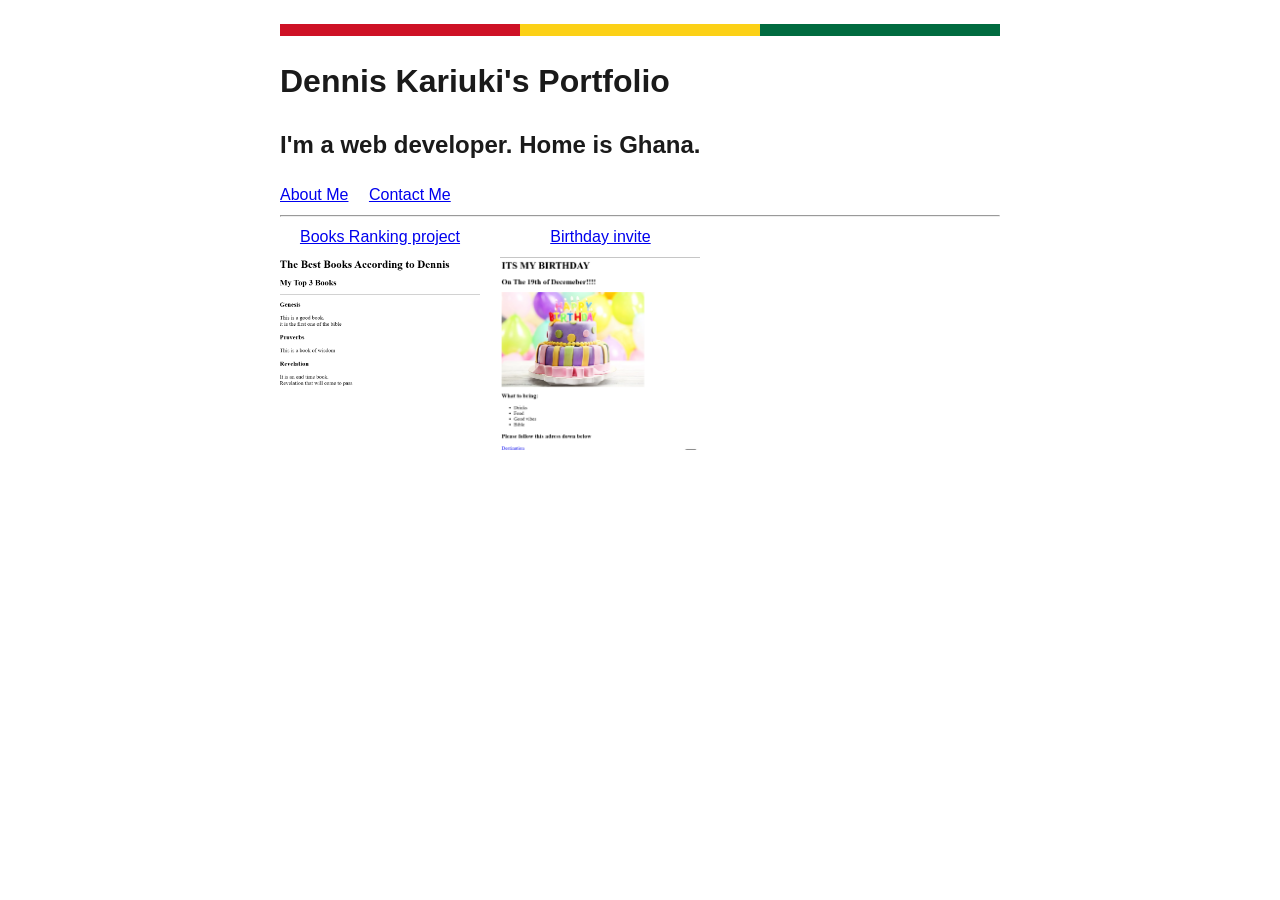
<file: index.html>
<!DOCTYPE html>
<html lang="en">
<head>
    <meta charset="UTF-8">
    <meta name="viewport" content="width=device-width, initial-scale=1.0">
    <title>Dennis Kariuki | Home in Ghana</title>
    <link rel="stylesheet" href="./styles.css">
</head>
<body>
    <div class="ghana-bar" aria-hidden="true">
        <span class="red"></span>
        <span class="gold"></span>
        <span class="green"></span>
    </div>

    <h1>Dennis Kariuki's Portfolio</h1>
    <h2>I'm a web developer. Home is Ghana.</h2>
    <nav>
        <a href="./public/about.html">About Me</a>
        <a href="./public/contact.html">Contact Me</a>
    </nav>
    <hr>

    <div class="projects">
        <a href="./assets/images/Best Books.png">
            Books Ranking project
            <img src="./assets/images/Best Books.png" alt="Best Books list" width="200">
        </a>
        <a href="./assets/images/Birthday invite.png">
            Birthday invite
            <img src="./assets/images/Birthday invite.png" alt="Birthday invitation" width="200">
        </a>
    </div>
</body>
</html>
</file>
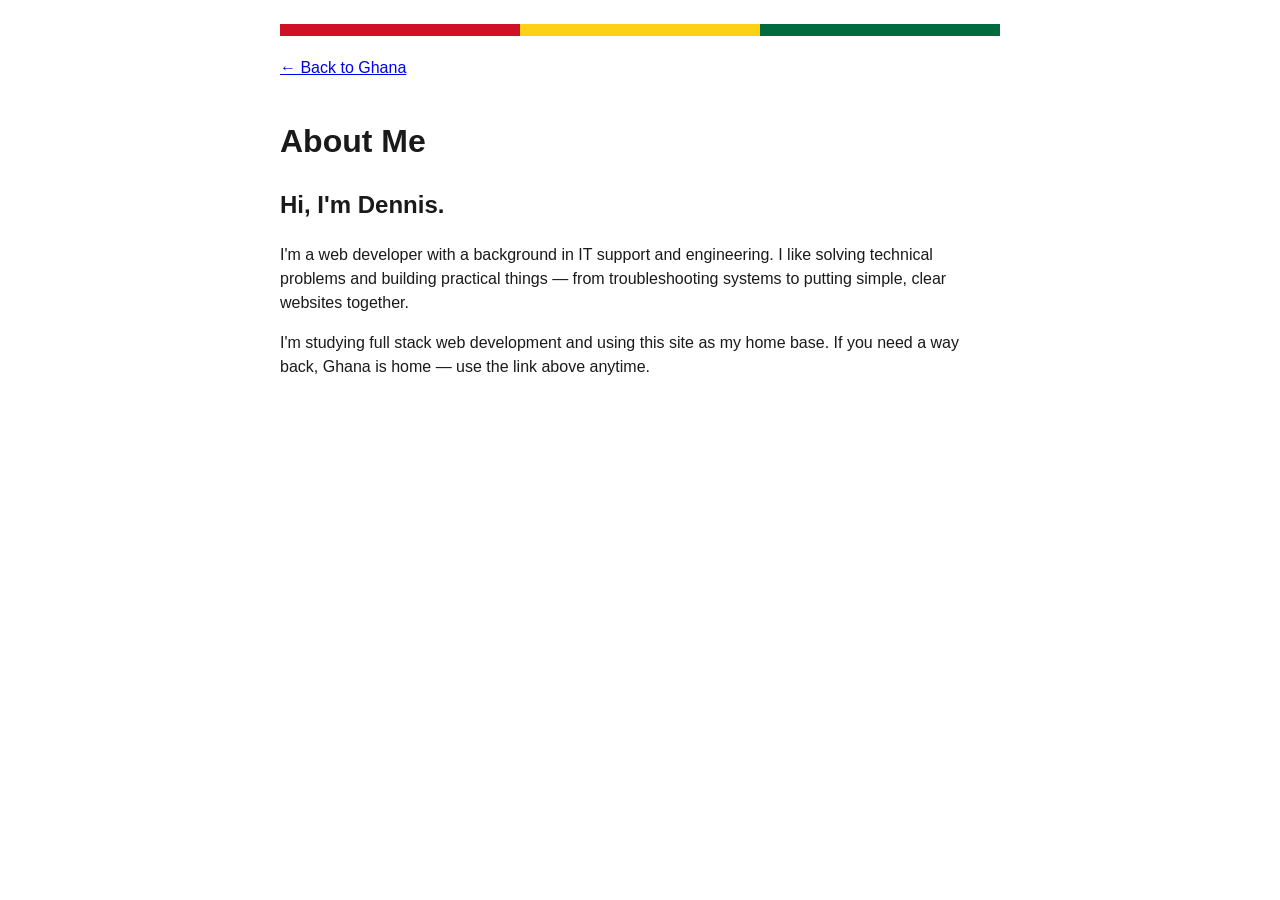
<file: about.html>
<!DOCTYPE html>
<html lang="en">
<head>
    <meta charset="UTF-8">
    <meta name="viewport" content="width=device-width, initial-scale=1.0">
    <title>About Me | Dennis Kariuki</title>
    <link rel="stylesheet" href="./styles.css">
</head>
<body>
    <div class="ghana-bar" aria-hidden="true">
        <span class="red"></span>
        <span class="gold"></span>
        <span class="green"></span>
    </div>

    <a class="back-link" href="./index.html">← Back to Ghana</a>
    <h1>About Me</h1>
    <h2>Hi, I'm Dennis.</h2>
    <p>
        I'm a web developer with a background in IT support and engineering.
        I like solving technical problems and building practical things — from
        troubleshooting systems to putting simple, clear websites together.
    </p>
    <p>
        I'm studying full stack web development and using this site as my home
        base. If you need a way back, Ghana is home — use the link above anytime.
    </p>
</body>
</html>
</file>
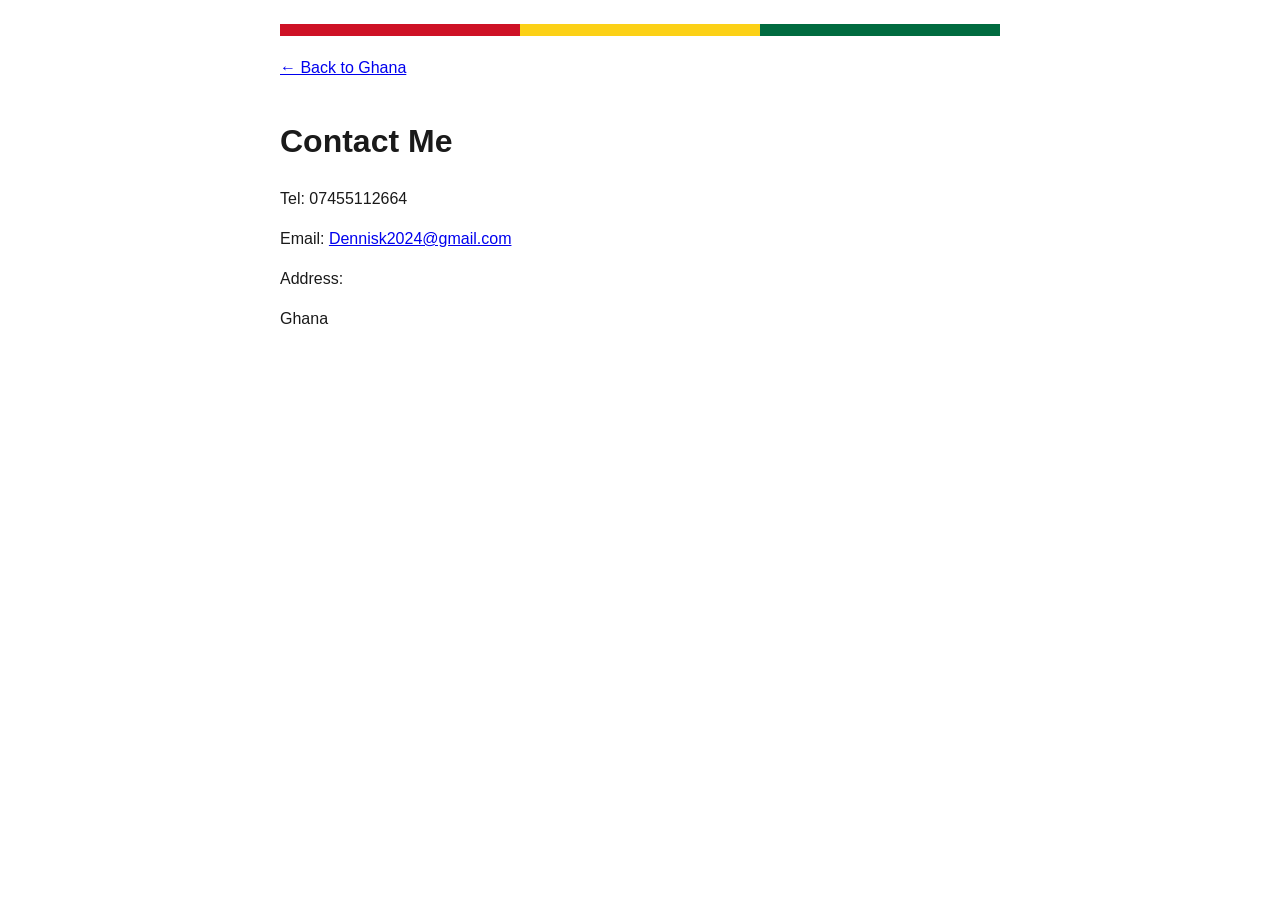
<file: contact.html>
<!DOCTYPE html>
<html lang="en">
<head>
    <meta charset="UTF-8">
    <meta name="viewport" content="width=device-width, initial-scale=1.0">
    <title>Contact Me | Dennis Kariuki</title>
    <link rel="stylesheet" href="./styles.css">
</head>
<body>
    <div class="ghana-bar" aria-hidden="true">
        <span class="red"></span>
        <span class="gold"></span>
        <span class="green"></span>
    </div>

    <a class="back-link" href="./index.html">← Back to Ghana</a>
    <h1>Contact Me</h1>
    <p>Tel: 07455112664</p>
    <p>Email: <a href="mailto:Dennisk2024@gmail.com">Dennisk2024@gmail.com</a></p>
    <p>Address:</p>
    <p>
        Ghana
    </p>
</body>
</html>
</file>
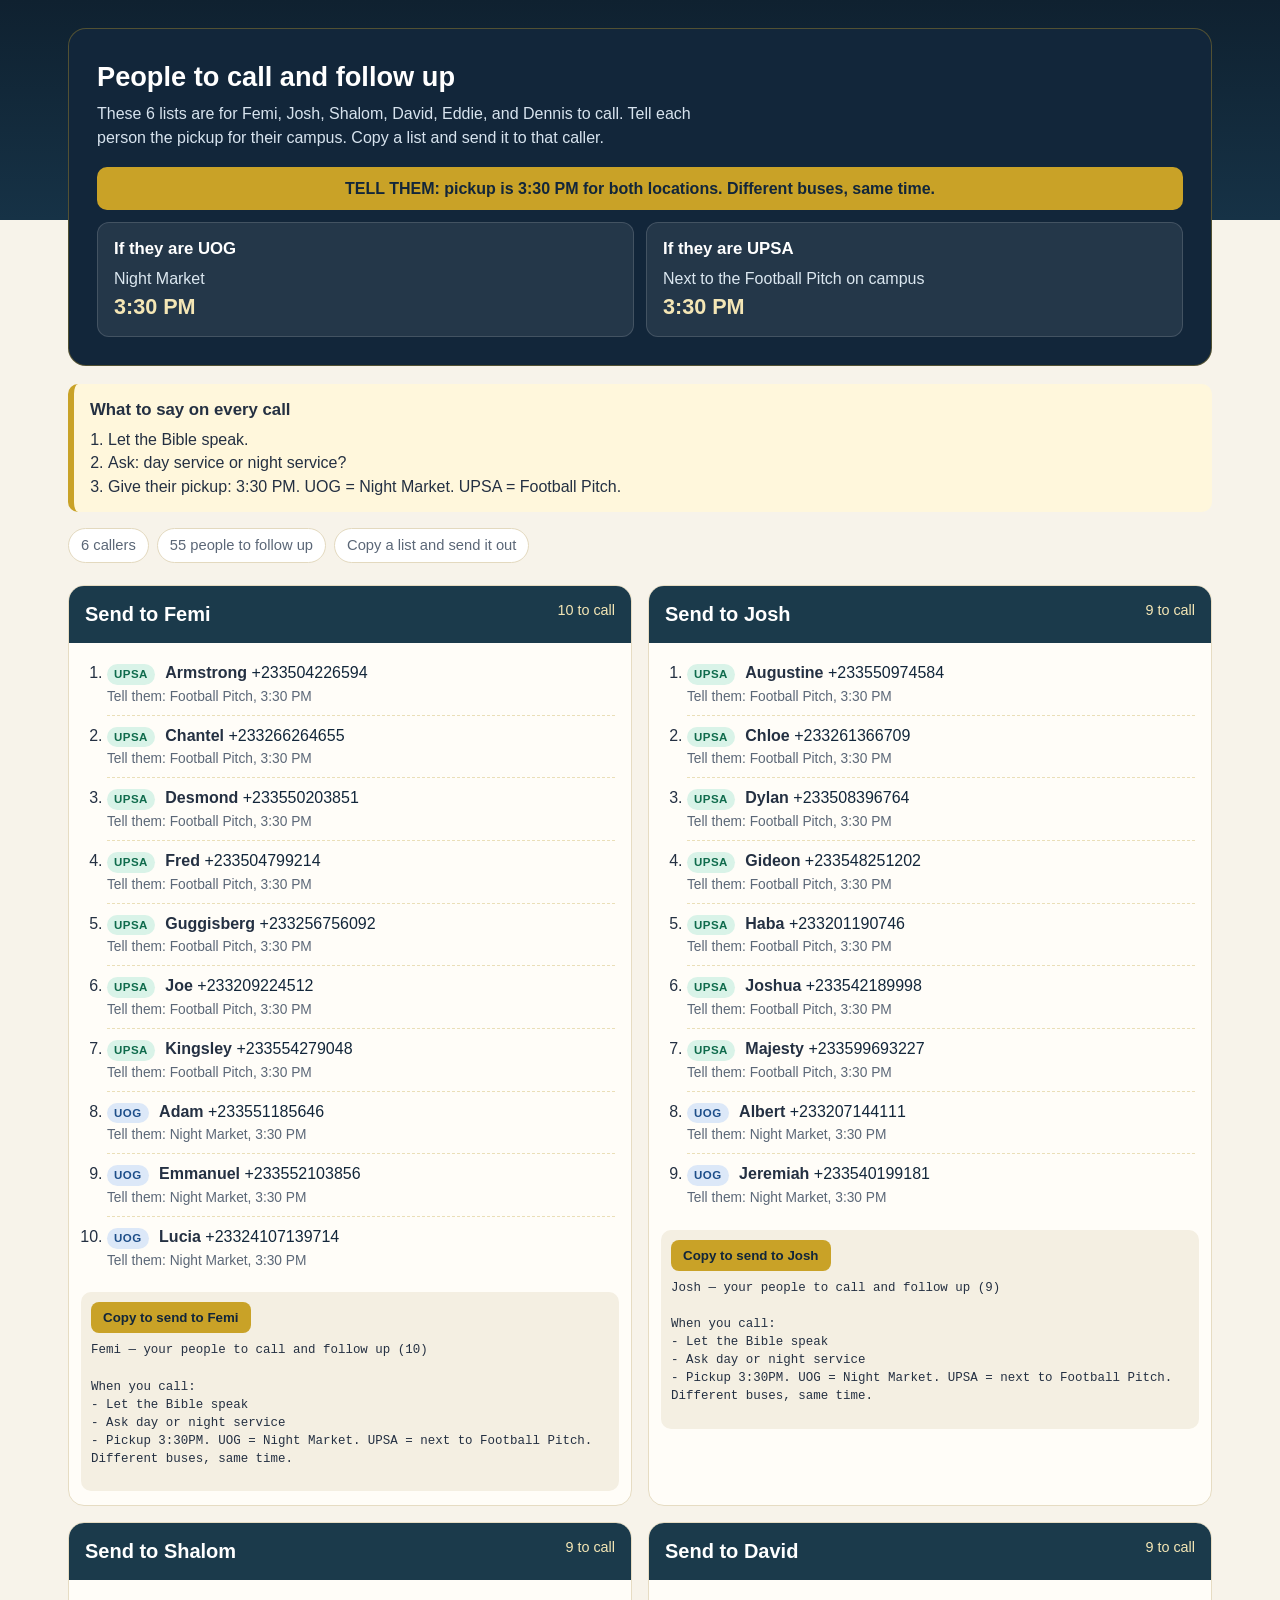
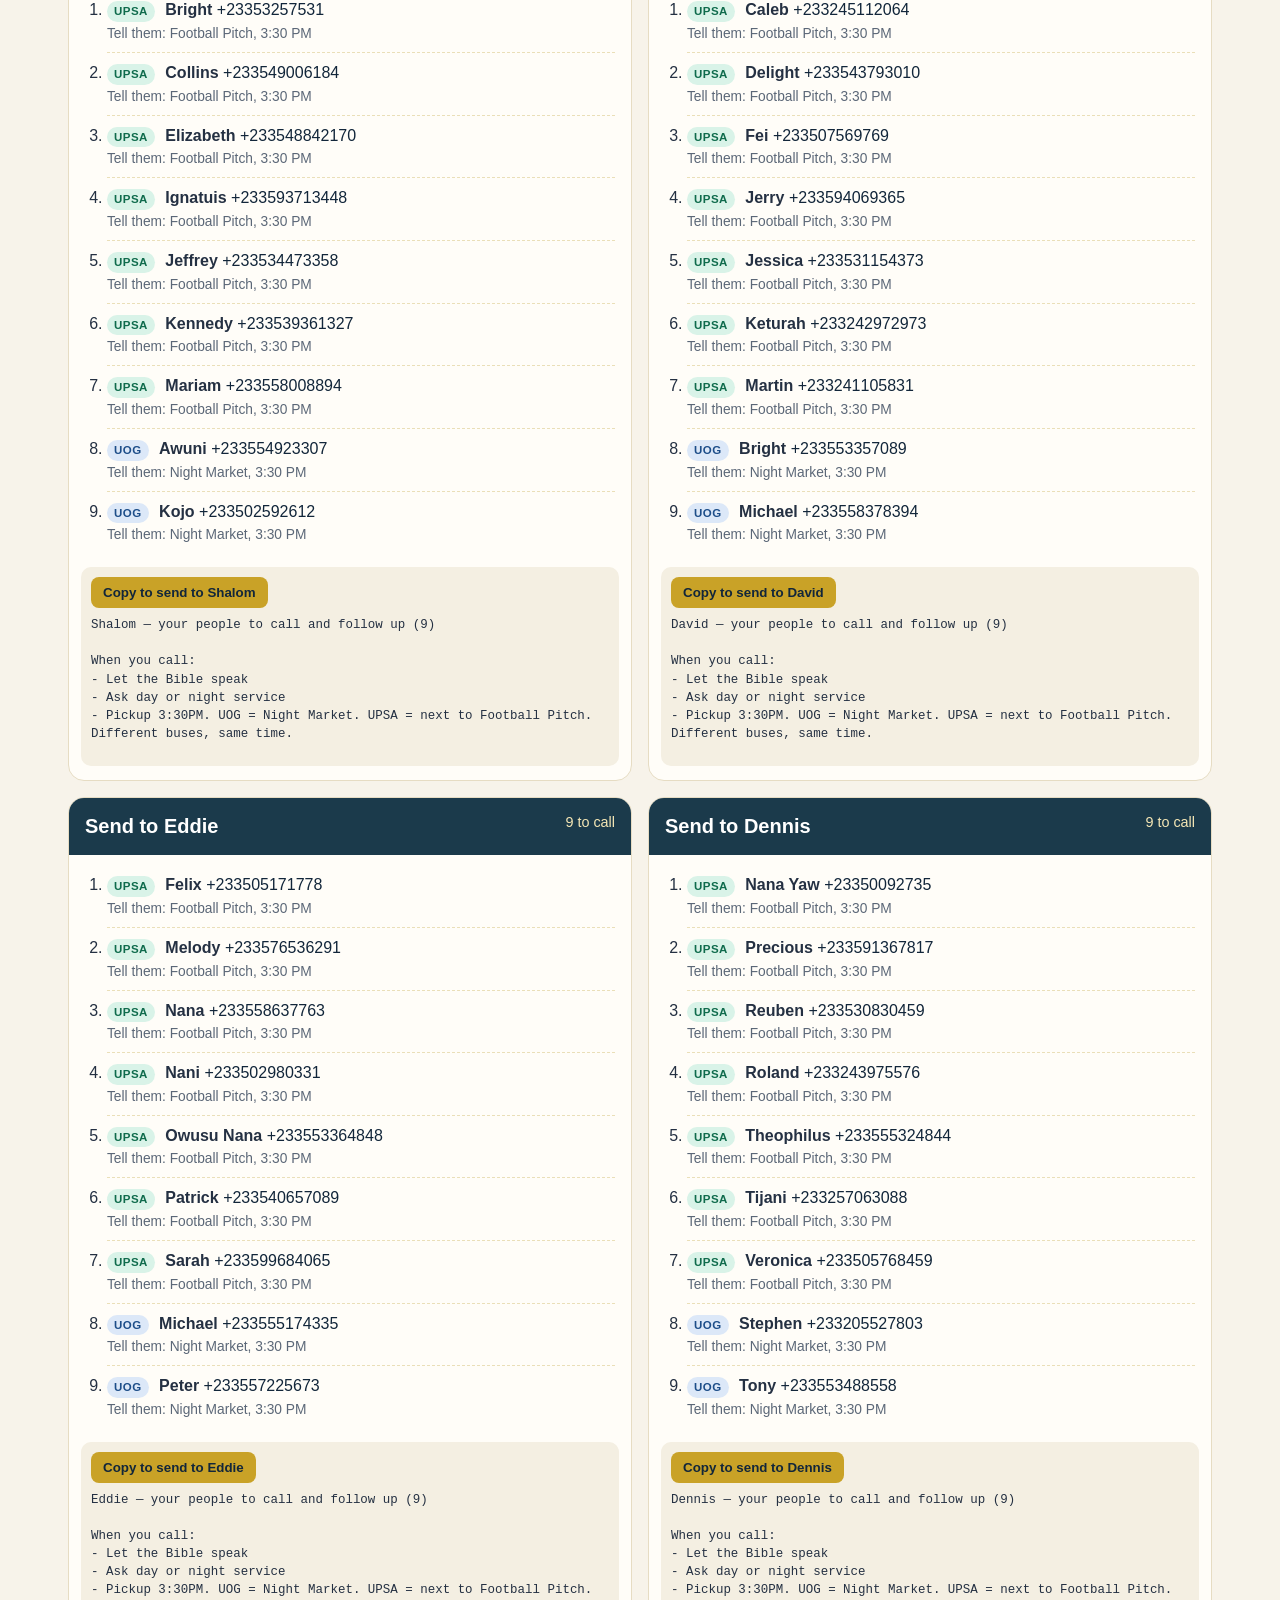
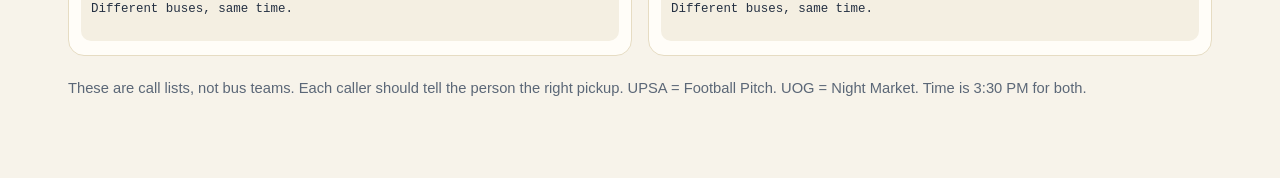
<file: pickup-groups.html>
<!DOCTYPE html>
<html lang="en">
<head>
  <meta charset="UTF-8">
  <meta name="viewport" content="width=device-width, initial-scale=1.0">
  <title>Call lists — Femi, Josh, Shalom, David, Eddie, Dennis</title>
  <style>
    :root {
      --navy: #12263a;
      --navy-2: #1b3a4b;
      --gold: #c9a227;
      --gold-soft: #f4e6b5;
      --upsa: #0f6b4c;
      --uog: #1d4e89;
      --paper: #f7f3ea;
      --card: #fffdf8;
      --ink: #243042;
      --muted: #5b6777;
    }
    * { box-sizing: border-box; }
    body {
      margin: 0;
      font-family: "Segoe UI", Tahoma, Geneva, Verdana, sans-serif;
      background: linear-gradient(180deg, #0f2130 0%, #163246 220px, var(--paper) 220px);
      color: var(--ink);
      line-height: 1.45;
    }
    .wrap { max-width: 1180px; margin: 0 auto; padding: 28px 18px 64px; }
    header.hero {
      background: var(--navy);
      color: #fff;
      border-radius: 18px;
      padding: 28px;
      border: 1px solid rgba(201, 162, 39, 0.35);
    }
    header.hero h1 { margin: 0 0 6px; font-size: 1.7rem; }
    header.hero p.lede { margin: 0 0 18px; color: #d7e3ee; max-width: 70ch; }
    .pickup-grid { display: grid; grid-template-columns: 1fr 1fr; gap: 12px; }
    .pickup-card {
      background: rgba(255,255,255,0.08);
      border: 1px solid rgba(255,255,255,0.14);
      border-radius: 12px;
      padding: 14px 16px;
    }
    .pickup-card .time { font-size: 1.35rem; font-weight: 700; color: var(--gold-soft); }
    .pickup-card h2 { margin: 0 0 6px; font-size: 1.05rem; color: #fff; }
    .pickup-card p { margin: 0; color: #dbe7f0; }
    .same-time {
      grid-column: 1 / -1;
      text-align: center;
      background: var(--gold);
      color: var(--navy);
      font-weight: 700;
      border-radius: 10px;
      padding: 10px;
    }
    .tips {
      margin: 18px 0 8px;
      background: #fff7dc;
      border-left: 6px solid var(--gold);
      padding: 14px 16px;
      border-radius: 10px;
    }
    .tips h2 { margin: 0 0 6px; font-size: 1.05rem; }
    .tips ol, .tips ul { margin: 0; padding-left: 18px; }
    .summary { display: flex; flex-wrap: wrap; gap: 8px; margin: 16px 0 22px; }
    .chip {
      background: #fff;
      border: 1px solid #e3d9bf;
      border-radius: 999px;
      padding: 6px 12px;
      font-size: 0.92rem;
      color: var(--muted);
    }
    .groups { display: grid; grid-template-columns: repeat(2, minmax(0, 1fr)); gap: 16px; }
    .group {
      background: var(--card);
      border-radius: 16px;
      overflow: hidden;
      border: 1px solid #e6dcc3;
    }
    .group header {
      background: var(--navy-2);
      color: #fff;
      padding: 14px 16px;
      display: flex;
      justify-content: space-between;
      gap: 8px;
    }
    .group header h3 { margin: 0; font-size: 1.25rem; }
    .group header span { color: var(--gold-soft); font-size: 0.9rem; }
    .copy-box { margin: 0 12px 14px; background: #f4efe2; border-radius: 10px; padding: 10px; }
    .copy-box button {
      background: var(--gold);
      color: var(--navy);
      border: 0;
      border-radius: 8px;
      font-weight: 700;
      padding: 8px 12px;
      cursor: pointer;
    }
    .copy-box pre {
      white-space: pre-wrap;
      font-size: 0.78rem;
      margin: 8px 0 0;
      max-height: 140px;
      overflow: auto;
    }
    .group ol { margin: 0; padding: 10px 16px 14px 38px; }
    .group li { padding: 8px 0; border-bottom: 1px dashed #eadfb8; }
    .group li:last-child { border-bottom: 0; }
    .who { font-weight: 700; }
    .phone { font-variant-numeric: tabular-nums; color: var(--navy); text-decoration: none; }
    .phone:hover { text-decoration: underline; }
    .meta { display: block; font-size: 0.86rem; color: var(--muted); margin-top: 2px; }
    .tag {
      display: inline-block;
      font-size: 0.72rem;
      font-weight: 700;
      letter-spacing: 0.04em;
      padding: 2px 7px;
      border-radius: 999px;
      margin-right: 6px;
    }
    .tag.upsa { background: #d9f3e8; color: var(--upsa); }
    .tag.uog { background: #dce8f8; color: var(--uog); }
    footer.notes { margin-top: 22px; color: var(--muted); font-size: 0.92rem; }
    @media (max-width: 800px) {
      .pickup-grid, .groups { grid-template-columns: 1fr; }
    }
  </style>
</head>
<body>
  <div class="wrap">
    <header class="hero">
      <h1>People to call and follow up</h1>
      <p class="lede">These 6 lists are for Femi, Josh, Shalom, David, Eddie, and Dennis to call. Tell each person the pickup for their campus. Copy a list and send it to that caller.</p>
      <div class="pickup-grid">
        <div class="same-time">TELL THEM: pickup is 3:30 PM for both locations. Different buses, same time.</div>
        <div class="pickup-card">
          <h2>If they are UOG</h2>
          <p>Night Market</p>
          <p class="time">3:30 PM</p>
        </div>
        <div class="pickup-card">
          <h2>If they are UPSA</h2>
          <p>Next to the Football Pitch on campus</p>
          <p class="time">3:30 PM</p>
        </div>
      </div>
    </header>

    <section class="tips">
      <h2>What to say on every call</h2>
      <ol>
        <li>Let the Bible speak.</li>
        <li>Ask: day service or night service?</li>
        <li>Give their pickup: 3:30 PM. UOG = Night Market. UPSA = Football Pitch.</li>
      </ol>
    </section>

    <div class="summary">
      <span class="chip">6 callers</span>
      <span class="chip">55 people to follow up</span>
      <span class="chip">Copy a list and send it out</span>
    </div>

    <main class="groups">
      <article class="group">
        <header><h3>Send to Femi</h3><span>10 to call</span></header>
        <ol>
          <li><span class="tag upsa">UPSA</span> <span class="who">Armstrong</span> <a class="phone" href="tel:+233504226594">+233504226594</a><span class="meta">Tell them: Football Pitch, 3:30 PM</span></li>
          <li><span class="tag upsa">UPSA</span> <span class="who">Chantel</span> <a class="phone" href="tel:+233266264655">+233266264655</a><span class="meta">Tell them: Football Pitch, 3:30 PM</span></li>
          <li><span class="tag upsa">UPSA</span> <span class="who">Desmond</span> <a class="phone" href="tel:+233550203851">+233550203851</a><span class="meta">Tell them: Football Pitch, 3:30 PM</span></li>
          <li><span class="tag upsa">UPSA</span> <span class="who">Fred</span> <a class="phone" href="tel:+233504799214">+233504799214</a><span class="meta">Tell them: Football Pitch, 3:30 PM</span></li>
          <li><span class="tag upsa">UPSA</span> <span class="who">Guggisberg</span> <a class="phone" href="tel:+233256756092">+233256756092</a><span class="meta">Tell them: Football Pitch, 3:30 PM</span></li>
          <li><span class="tag upsa">UPSA</span> <span class="who">Joe</span> <a class="phone" href="tel:+233209224512">+233209224512</a><span class="meta">Tell them: Football Pitch, 3:30 PM</span></li>
          <li><span class="tag upsa">UPSA</span> <span class="who">Kingsley</span> <a class="phone" href="tel:+233554279048">+233554279048</a><span class="meta">Tell them: Football Pitch, 3:30 PM</span></li>
          <li><span class="tag uog">UOG</span> <span class="who">Adam</span> <a class="phone" href="tel:+233551185646">+233551185646</a><span class="meta">Tell them: Night Market, 3:30 PM</span></li>
          <li><span class="tag uog">UOG</span> <span class="who">Emmanuel</span> <a class="phone" href="tel:+233552103856">+233552103856</a><span class="meta">Tell them: Night Market, 3:30 PM</span></li>
          <li><span class="tag uog">UOG</span> <span class="who">Lucia</span> <a class="phone" href="tel:+23324107139714">+23324107139714</a><span class="meta">Tell them: Night Market, 3:30 PM</span></li>
        </ol>
        <div class="copy-box">
          <button type="button" data-copy>Copy to send to Femi</button>
          <pre>Femi — your people to call and follow up (10)

When you call:
- Let the Bible speak
- Ask day or night service
- Pickup 3:30PM. UOG = Night Market. UPSA = next to Football Pitch. Different buses, same time.

Armstrong +233504226594 UPSA
Chantel +233266264655 UPSA
Desmond +233550203851 UPSA
Fred +233504799214 UPSA
Guggisberg +233256756092 UPSA
Joe +233209224512 UPSA
Kingsley +233554279048 UPSA
Adam +233551185646 UOG
Emmanuel +233552103856 UOG
Lucia +23324107139714 UOG</pre>
        </div>
      </article>

      <article class="group">
        <header><h3>Send to Josh</h3><span>9 to call</span></header>
        <ol>
          <li><span class="tag upsa">UPSA</span> <span class="who">Augustine</span> <a class="phone" href="tel:+233550974584">+233550974584</a><span class="meta">Tell them: Football Pitch, 3:30 PM</span></li>
          <li><span class="tag upsa">UPSA</span> <span class="who">Chloe</span> <a class="phone" href="tel:+233261366709">+233261366709</a><span class="meta">Tell them: Football Pitch, 3:30 PM</span></li>
          <li><span class="tag upsa">UPSA</span> <span class="who">Dylan</span> <a class="phone" href="tel:+233508396764">+233508396764</a><span class="meta">Tell them: Football Pitch, 3:30 PM</span></li>
          <li><span class="tag upsa">UPSA</span> <span class="who">Gideon</span> <a class="phone" href="tel:+233548251202">+233548251202</a><span class="meta">Tell them: Football Pitch, 3:30 PM</span></li>
          <li><span class="tag upsa">UPSA</span> <span class="who">Haba</span> <a class="phone" href="tel:+233201190746">+233201190746</a><span class="meta">Tell them: Football Pitch, 3:30 PM</span></li>
          <li><span class="tag upsa">UPSA</span> <span class="who">Joshua</span> <a class="phone" href="tel:+233542189998">+233542189998</a><span class="meta">Tell them: Football Pitch, 3:30 PM</span></li>
          <li><span class="tag upsa">UPSA</span> <span class="who">Majesty</span> <a class="phone" href="tel:+233599693227">+233599693227</a><span class="meta">Tell them: Football Pitch, 3:30 PM</span></li>
          <li><span class="tag uog">UOG</span> <span class="who">Albert</span> <a class="phone" href="tel:+233207144111">+233207144111</a><span class="meta">Tell them: Night Market, 3:30 PM</span></li>
          <li><span class="tag uog">UOG</span> <span class="who">Jeremiah</span> <a class="phone" href="tel:+233540199181">+233540199181</a><span class="meta">Tell them: Night Market, 3:30 PM</span></li>
        </ol>
        <div class="copy-box">
          <button type="button" data-copy>Copy to send to Josh</button>
          <pre>Josh — your people to call and follow up (9)

When you call:
- Let the Bible speak
- Ask day or night service
- Pickup 3:30PM. UOG = Night Market. UPSA = next to Football Pitch. Different buses, same time.

Augustine +233550974584 UPSA
Chloe +233261366709 UPSA
Dylan +233508396764 UPSA
Gideon +233548251202 UPSA
Haba +233201190746 UPSA
Joshua +233542189998 UPSA
Majesty +233599693227 UPSA
Albert +233207144111 UOG
Jeremiah +233540199181 UOG</pre>
        </div>
      </article>

      <article class="group">
        <header><h3>Send to Shalom</h3><span>9 to call</span></header>
        <ol>
          <li><span class="tag upsa">UPSA</span> <span class="who">Bright</span> <a class="phone" href="tel:+23353257531">+23353257531</a><span class="meta">Tell them: Football Pitch, 3:30 PM</span></li>
          <li><span class="tag upsa">UPSA</span> <span class="who">Collins</span> <a class="phone" href="tel:+233549006184">+233549006184</a><span class="meta">Tell them: Football Pitch, 3:30 PM</span></li>
          <li><span class="tag upsa">UPSA</span> <span class="who">Elizabeth</span> <a class="phone" href="tel:+233548842170">+233548842170</a><span class="meta">Tell them: Football Pitch, 3:30 PM</span></li>
          <li><span class="tag upsa">UPSA</span> <span class="who">Ignatuis</span> <a class="phone" href="tel:+233593713448">+233593713448</a><span class="meta">Tell them: Football Pitch, 3:30 PM</span></li>
          <li><span class="tag upsa">UPSA</span> <span class="who">Jeffrey</span> <a class="phone" href="tel:+233534473358">+233534473358</a><span class="meta">Tell them: Football Pitch, 3:30 PM</span></li>
          <li><span class="tag upsa">UPSA</span> <span class="who">Kennedy</span> <a class="phone" href="tel:+233539361327">+233539361327</a><span class="meta">Tell them: Football Pitch, 3:30 PM</span></li>
          <li><span class="tag upsa">UPSA</span> <span class="who">Mariam</span> <a class="phone" href="tel:+233558008894">+233558008894</a><span class="meta">Tell them: Football Pitch, 3:30 PM</span></li>
          <li><span class="tag uog">UOG</span> <span class="who">Awuni</span> <a class="phone" href="tel:+233554923307">+233554923307</a><span class="meta">Tell them: Night Market, 3:30 PM</span></li>
          <li><span class="tag uog">UOG</span> <span class="who">Kojo</span> <a class="phone" href="tel:+233502592612">+233502592612</a><span class="meta">Tell them: Night Market, 3:30 PM</span></li>
        </ol>
        <div class="copy-box">
          <button type="button" data-copy>Copy to send to Shalom</button>
          <pre>Shalom — your people to call and follow up (9)

When you call:
- Let the Bible speak
- Ask day or night service
- Pickup 3:30PM. UOG = Night Market. UPSA = next to Football Pitch. Different buses, same time.

Bright +23353257531 UPSA
Collins +233549006184 UPSA
Elizabeth +233548842170 UPSA
Ignatuis +233593713448 UPSA
Jeffrey +233534473358 UPSA
Kennedy +233539361327 UPSA
Mariam +233558008894 UPSA
Awuni +233554923307 UOG
Kojo +233502592612 UOG</pre>
        </div>
      </article>

      <article class="group">
        <header><h3>Send to David</h3><span>9 to call</span></header>
        <ol>
          <li><span class="tag upsa">UPSA</span> <span class="who">Caleb</span> <a class="phone" href="tel:+233245112064">+233245112064</a><span class="meta">Tell them: Football Pitch, 3:30 PM</span></li>
          <li><span class="tag upsa">UPSA</span> <span class="who">Delight</span> <a class="phone" href="tel:+233543793010">+233543793010</a><span class="meta">Tell them: Football Pitch, 3:30 PM</span></li>
          <li><span class="tag upsa">UPSA</span> <span class="who">Fei</span> <a class="phone" href="tel:+233507569769">+233507569769</a><span class="meta">Tell them: Football Pitch, 3:30 PM</span></li>
          <li><span class="tag upsa">UPSA</span> <span class="who">Jerry</span> <a class="phone" href="tel:+233594069365">+233594069365</a><span class="meta">Tell them: Football Pitch, 3:30 PM</span></li>
          <li><span class="tag upsa">UPSA</span> <span class="who">Jessica</span> <a class="phone" href="tel:+233531154373">+233531154373</a><span class="meta">Tell them: Football Pitch, 3:30 PM</span></li>
          <li><span class="tag upsa">UPSA</span> <span class="who">Keturah</span> <a class="phone" href="tel:+233242972973">+233242972973</a><span class="meta">Tell them: Football Pitch, 3:30 PM</span></li>
          <li><span class="tag upsa">UPSA</span> <span class="who">Martin</span> <a class="phone" href="tel:+233241105831">+233241105831</a><span class="meta">Tell them: Football Pitch, 3:30 PM</span></li>
          <li><span class="tag uog">UOG</span> <span class="who">Bright</span> <a class="phone" href="tel:+233553357089">+233553357089</a><span class="meta">Tell them: Night Market, 3:30 PM</span></li>
          <li><span class="tag uog">UOG</span> <span class="who">Michael</span> <a class="phone" href="tel:+233558378394">+233558378394</a><span class="meta">Tell them: Night Market, 3:30 PM</span></li>
        </ol>
        <div class="copy-box">
          <button type="button" data-copy>Copy to send to David</button>
          <pre>David — your people to call and follow up (9)

When you call:
- Let the Bible speak
- Ask day or night service
- Pickup 3:30PM. UOG = Night Market. UPSA = next to Football Pitch. Different buses, same time.

Caleb +233245112064 UPSA
Delight +233543793010 UPSA
Fei +233507569769 UPSA
Jerry +233594069365 UPSA
Jessica +233531154373 UPSA
Keturah +233242972973 UPSA
Martin +233241105831 UPSA
Bright +233553357089 UOG
Michael +233558378394 UOG</pre>
        </div>
      </article>

      <article class="group">
        <header><h3>Send to Eddie</h3><span>9 to call</span></header>
        <ol>
          <li><span class="tag upsa">UPSA</span> <span class="who">Felix</span> <a class="phone" href="tel:+233505171778">+233505171778</a><span class="meta">Tell them: Football Pitch, 3:30 PM</span></li>
          <li><span class="tag upsa">UPSA</span> <span class="who">Melody</span> <a class="phone" href="tel:+233576536291">+233576536291</a><span class="meta">Tell them: Football Pitch, 3:30 PM</span></li>
          <li><span class="tag upsa">UPSA</span> <span class="who">Nana</span> <a class="phone" href="tel:+233558637763">+233558637763</a><span class="meta">Tell them: Football Pitch, 3:30 PM</span></li>
          <li><span class="tag upsa">UPSA</span> <span class="who">Nani</span> <a class="phone" href="tel:+233502980331">+233502980331</a><span class="meta">Tell them: Football Pitch, 3:30 PM</span></li>
          <li><span class="tag upsa">UPSA</span> <span class="who">Owusu Nana</span> <a class="phone" href="tel:+233553364848">+233553364848</a><span class="meta">Tell them: Football Pitch, 3:30 PM</span></li>
          <li><span class="tag upsa">UPSA</span> <span class="who">Patrick</span> <a class="phone" href="tel:+233540657089">+233540657089</a><span class="meta">Tell them: Football Pitch, 3:30 PM</span></li>
          <li><span class="tag upsa">UPSA</span> <span class="who">Sarah</span> <a class="phone" href="tel:+233599684065">+233599684065</a><span class="meta">Tell them: Football Pitch, 3:30 PM</span></li>
          <li><span class="tag uog">UOG</span> <span class="who">Michael</span> <a class="phone" href="tel:+233555174335">+233555174335</a><span class="meta">Tell them: Night Market, 3:30 PM</span></li>
          <li><span class="tag uog">UOG</span> <span class="who">Peter</span> <a class="phone" href="tel:+233557225673">+233557225673</a><span class="meta">Tell them: Night Market, 3:30 PM</span></li>
        </ol>
        <div class="copy-box">
          <button type="button" data-copy>Copy to send to Eddie</button>
          <pre>Eddie — your people to call and follow up (9)

When you call:
- Let the Bible speak
- Ask day or night service
- Pickup 3:30PM. UOG = Night Market. UPSA = next to Football Pitch. Different buses, same time.

Felix +233505171778 UPSA
Melody +233576536291 UPSA
Nana +233558637763 UPSA
Nani +233502980331 UPSA
Owusu Nana +233553364848 UPSA
Patrick +233540657089 UPSA
Sarah +233599684065 UPSA
Michael +233555174335 UOG
Peter +233557225673 UOG</pre>
        </div>
      </article>

      <article class="group">
        <header><h3>Send to Dennis</h3><span>9 to call</span></header>
        <ol>
          <li><span class="tag upsa">UPSA</span> <span class="who">Nana Yaw</span> <a class="phone" href="tel:+23350092735">+23350092735</a><span class="meta">Tell them: Football Pitch, 3:30 PM</span></li>
          <li><span class="tag upsa">UPSA</span> <span class="who">Precious</span> <a class="phone" href="tel:+233591367817">+233591367817</a><span class="meta">Tell them: Football Pitch, 3:30 PM</span></li>
          <li><span class="tag upsa">UPSA</span> <span class="who">Reuben</span> <a class="phone" href="tel:+233530830459">+233530830459</a><span class="meta">Tell them: Football Pitch, 3:30 PM</span></li>
          <li><span class="tag upsa">UPSA</span> <span class="who">Roland</span> <a class="phone" href="tel:+233243975576">+233243975576</a><span class="meta">Tell them: Football Pitch, 3:30 PM</span></li>
          <li><span class="tag upsa">UPSA</span> <span class="who">Theophilus</span> <a class="phone" href="tel:+233555324844">+233555324844</a><span class="meta">Tell them: Football Pitch, 3:30 PM</span></li>
          <li><span class="tag upsa">UPSA</span> <span class="who">Tijani</span> <a class="phone" href="tel:+233257063088">+233257063088</a><span class="meta">Tell them: Football Pitch, 3:30 PM</span></li>
          <li><span class="tag upsa">UPSA</span> <span class="who">Veronica</span> <a class="phone" href="tel:+233505768459">+233505768459</a><span class="meta">Tell them: Football Pitch, 3:30 PM</span></li>
          <li><span class="tag uog">UOG</span> <span class="who">Stephen</span> <a class="phone" href="tel:+233205527803">+233205527803</a><span class="meta">Tell them: Night Market, 3:30 PM</span></li>
          <li><span class="tag uog">UOG</span> <span class="who">Tony</span> <a class="phone" href="tel:+233553488558">+233553488558</a><span class="meta">Tell them: Night Market, 3:30 PM</span></li>
        </ol>
        <div class="copy-box">
          <button type="button" data-copy>Copy to send to Dennis</button>
          <pre>Dennis — your people to call and follow up (9)

When you call:
- Let the Bible speak
- Ask day or night service
- Pickup 3:30PM. UOG = Night Market. UPSA = next to Football Pitch. Different buses, same time.

Nana Yaw +23350092735 UPSA
Precious +233591367817 UPSA
Reuben +233530830459 UPSA
Roland +233243975576 UPSA
Theophilus +233555324844 UPSA
Tijani +233257063088 UPSA
Veronica +233505768459 UPSA
Stephen +233205527803 UOG
Tony +233553488558 UOG</pre>
        </div>
      </article>
    </main>

    <footer class="notes">
      <p>These are call lists, not bus teams. Each caller should tell the person the right pickup. UPSA = Football Pitch. UOG = Night Market. Time is 3:30 PM for both.</p>
    </footer>
  </div>
  <script>
    document.querySelectorAll("[data-copy]").forEach(function (button) {
      button.addEventListener("click", function () {
        var text = button.parentElement.querySelector("pre").innerText;
        navigator.clipboard.writeText(text).then(function () {
          var original = button.textContent;
          button.textContent = "Copied — send it";
          setTimeout(function () { button.textContent = original; }, 1600);
        });
      });
    });
  </script>
</body>
</html>
</file>
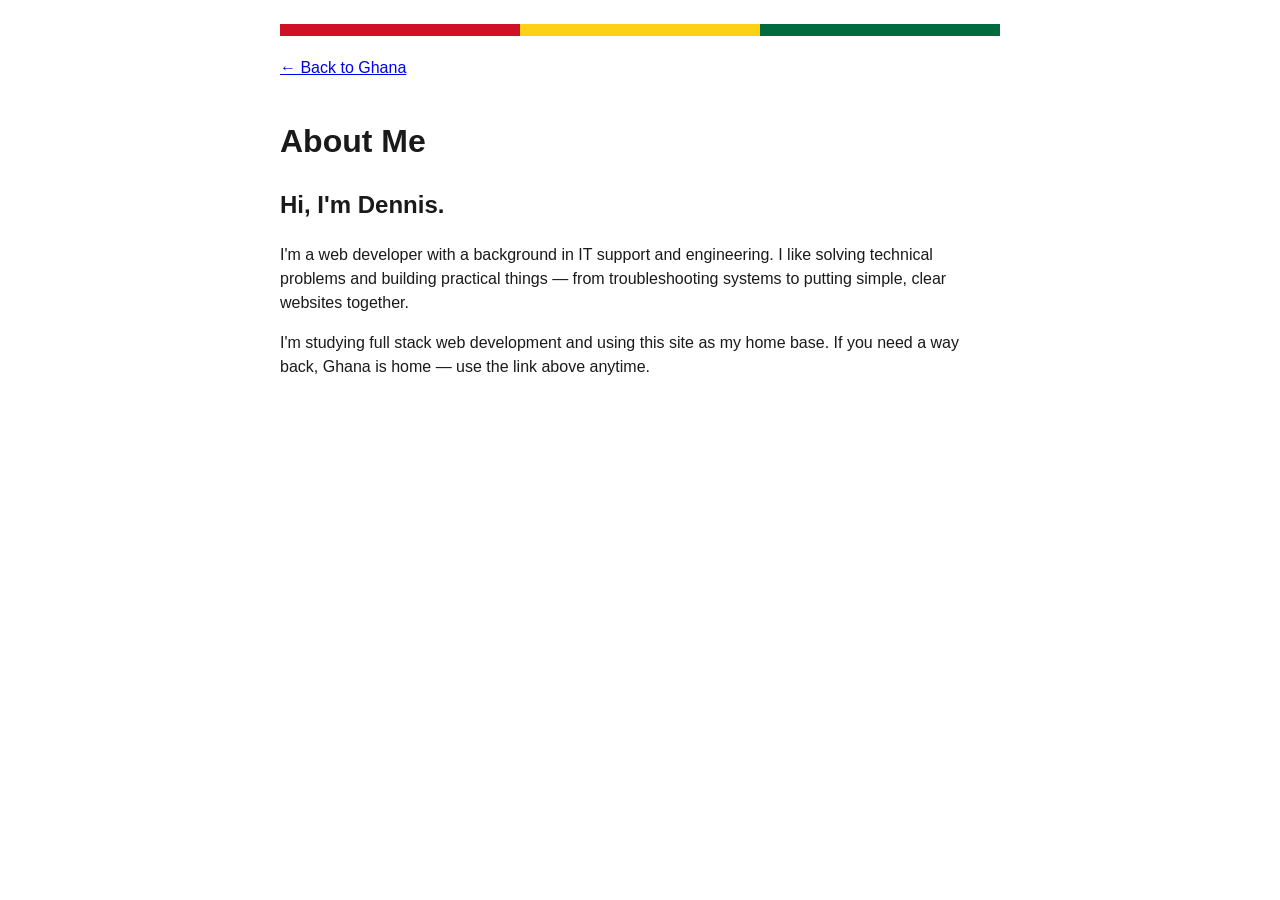
<file: public/about.html>
<!DOCTYPE html>
<html lang="en">
<head>
    <meta charset="UTF-8">
    <meta name="viewport" content="width=device-width, initial-scale=1.0">
    <title>About Me | Dennis Kariuki</title>
    <link rel="stylesheet" href="../styles.css">
</head>
<body>
    <div class="ghana-bar" aria-hidden="true">
        <span class="red"></span>
        <span class="gold"></span>
        <span class="green"></span>
    </div>

    <a class="back-link" href="../index.html">← Back to Ghana</a>
    <h1>About Me</h1>
    <h2>Hi, I'm Dennis.</h2>
    <p>
        I'm a web developer with a background in IT support and engineering.
        I like solving technical problems and building practical things — from
        troubleshooting systems to putting simple, clear websites together.
    </p>
    <p>
        I'm studying full stack web development and using this site as my home
        base. If you need a way back, Ghana is home — use the link above anytime.
    </p>
</body>
</html>
</file>
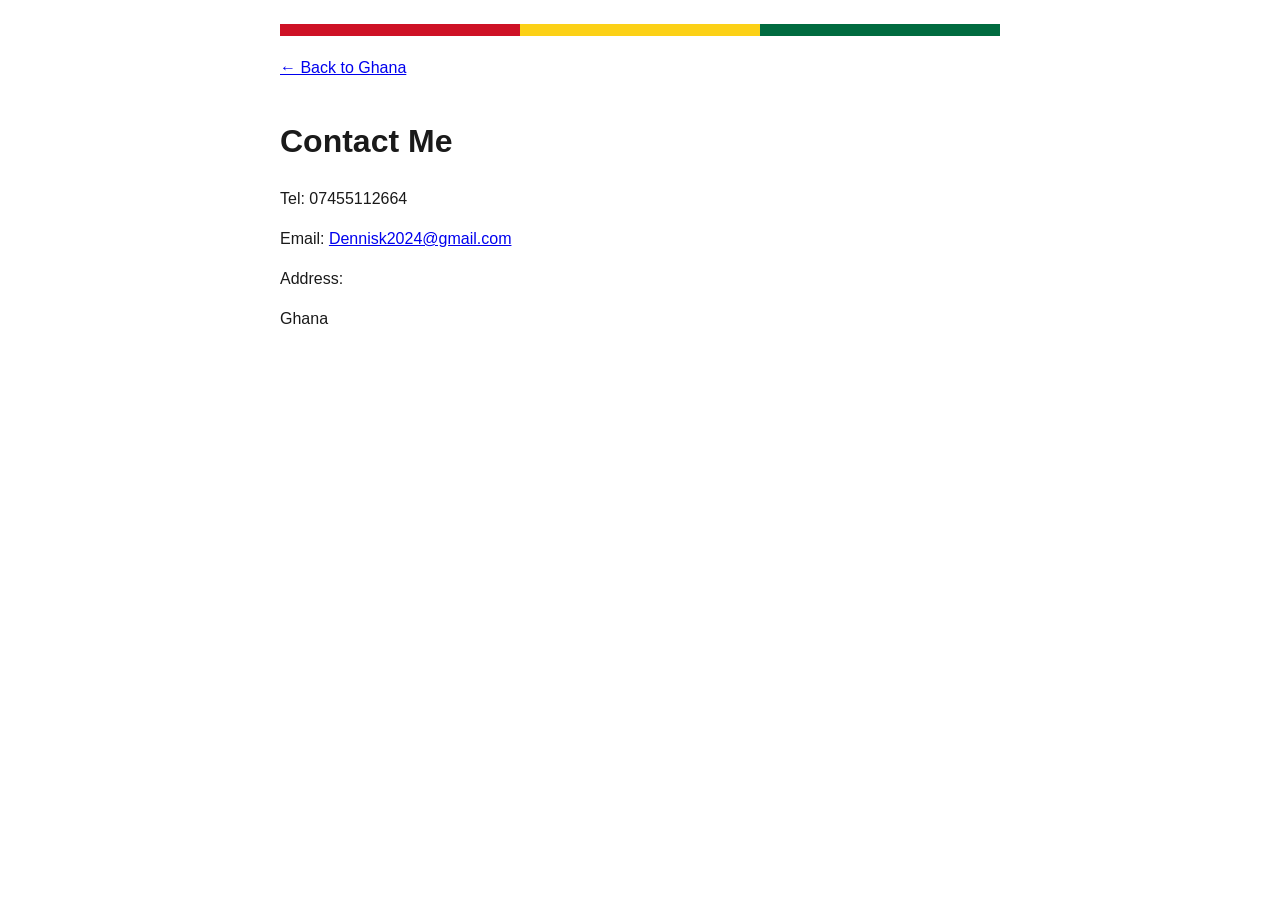
<file: public/contact.html>
<!DOCTYPE html>
<html lang="en">
<head>
    <meta charset="UTF-8">
    <meta name="viewport" content="width=device-width, initial-scale=1.0">
    <title>Contact Me | Dennis Kariuki</title>
    <link rel="stylesheet" href="../styles.css">
</head>
<body>
    <div class="ghana-bar" aria-hidden="true">
        <span class="red"></span>
        <span class="gold"></span>
        <span class="green"></span>
    </div>

    <a class="back-link" href="../index.html">← Back to Ghana</a>
    <h1>Contact Me</h1>
    <p>Tel: 07455112664</p>
    <p>Email: <a href="mailto:Dennisk2024@gmail.com">Dennisk2024@gmail.com</a></p>
    <p>Address:</p>
    <p>
        Ghana
    </p>
</body>
</html>
</file>
<file: styles.css>
body {
  font-family: Arial, Helvetica, sans-serif;
  max-width: 720px;
  margin: 0 auto;
  padding: 24px;
  line-height: 1.5;
  color: #1a1a1a;
}

.ghana-bar {
  display: flex;
  height: 12px;
  margin: 0 0 20px;
}

.ghana-bar span {
  flex: 1;
}

.ghana-bar .red {
  background: #ce1126;
}

.ghana-bar .gold {
  background: #fcd116;
}

.ghana-bar .green {
  background: #006b3f;
}

nav a {
  margin-right: 16px;
}

.back-link {
  display: inline-block;
  margin-bottom: 16px;
}

.projects a {
  display: inline-block;
  margin: 0 16px 16px 0;
  text-align: center;
}

.projects img {
  display: block;
  margin-top: 8px;
}
</file>
